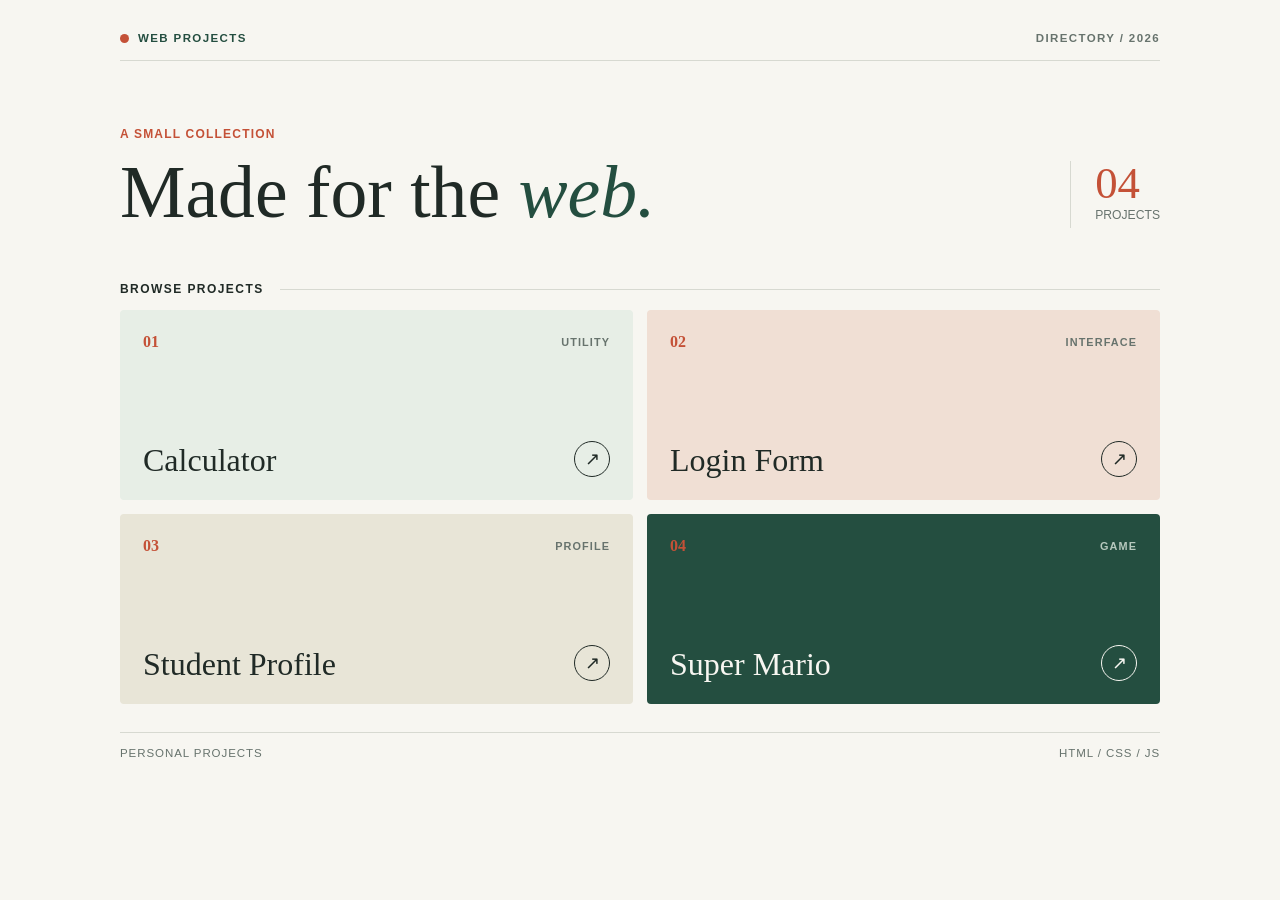
<file: index.html>
<!DOCTYPE html>
<html lang="en">
<head>
    <meta charset="UTF-8">
    <meta name="viewport" content="width=device-width, initial-scale=1.0">
    <meta name="theme-color" content="#f7f6f1">
    <title>Project Directory</title>
    <style>
        :root {
            color-scheme: light;
            --ink: #202a26;
            --muted: #67736d;
            --paper: #f7f6f1;
            --line: #d7d9d1;
            --green: #244e40;
            --coral: #c45137;
        }

        * {
            box-sizing: border-box;
        }

        body {
            min-height: 100vh;
            margin: 0;
            color: var(--ink);
            background: var(--paper);
            font-family: "Trebuchet MS", "Segoe UI", sans-serif;
        }

        main {
            width: min(100% - 48px, 1040px);
            margin: 0 auto;
            padding: 32px 0 40px;
        }

        .masthead {
            display: flex;
            align-items: center;
            justify-content: space-between;
            padding-bottom: 16px;
            border-bottom: 1px solid var(--line);
            color: var(--muted);
            font-size: 0.72rem;
            font-weight: 700;
            letter-spacing: 0.12em;
            text-transform: uppercase;
        }

        .masthead-mark {
            display: inline-flex;
            align-items: center;
            gap: 9px;
            color: var(--green);
        }

        .masthead-mark::before {
            width: 9px;
            height: 9px;
            border-radius: 50%;
            background: var(--coral);
            content: "";
        }

        .hero {
            display: flex;
            align-items: flex-end;
            justify-content: space-between;
            gap: 32px;
            padding: 66px 0 54px;
            animation: arrive 600ms ease-out both;
        }

        .eyebrow {
            margin: 0 0 15px;
            color: var(--coral);
            font-size: 0.75rem;
            font-weight: 700;
            letter-spacing: 0.1em;
            text-transform: uppercase;
        }

        h1 {
            max-width: 680px;
            margin: 0;
            font-family: Georgia, "Times New Roman", serif;
            font-size: 4.6rem;
            font-weight: 400;
            line-height: 0.98;
        }

        h1 em {
            color: var(--green);
            font-weight: 400;
        }

        .total {
            flex: 0 0 auto;
            padding: 0 0 4px 24px;
            border-left: 1px solid var(--line);
            color: var(--muted);
            font-size: 0.76rem;
            line-height: 1.5;
            text-transform: uppercase;
        }

        .total strong {
            display: block;
            color: var(--coral);
            font-family: Georgia, "Times New Roman", serif;
            font-size: 2.8rem;
            font-weight: 400;
            line-height: 1;
        }

        .section-heading {
            display: flex;
            align-items: center;
            justify-content: space-between;
            gap: 16px;
            margin-bottom: 14px;
        }

        h2 {
            margin: 0;
            font-size: 0.75rem;
            letter-spacing: 0.12em;
            text-transform: uppercase;
        }

        .section-rule {
            flex: 1;
            height: 1px;
            background: var(--line);
        }

        ol {
            display: grid;
            grid-template-columns: repeat(2, minmax(0, 1fr));
            gap: 14px;
            margin: 0;
            padding: 0;
            list-style: none;
        }

        li {
            min-width: 0;
            animation: arrive 500ms ease-out both;
        }

        li:nth-child(2) { animation-delay: 70ms; }
        li:nth-child(3) { animation-delay: 140ms; }
        li:nth-child(4) { animation-delay: 210ms; }

        li a {
            position: relative;
            display: flex;
            min-height: 190px;
            flex-direction: column;
            justify-content: space-between;
            overflow: hidden;
            padding: 22px;
            border: 1px solid transparent;
            border-radius: 4px;
            color: var(--ink);
            background: #e7eee6;
            text-decoration: none;
            transition: transform 180ms ease, box-shadow 180ms ease;
        }

        li:nth-child(2) a { background: #f0dfd4; }
        li:nth-child(3) a { background: #e8e5d7; }
        li:nth-child(4) a {
            color: #f7f6f1;
            background: var(--green);
        }

        li a:hover {
            transform: translateY(-3px);
            box-shadow: 0 10px 24px #202a261a;
        }

        li a:focus-visible {
            outline: 3px solid var(--coral);
            outline-offset: 3px;
        }

        .card-meta {
            display: flex;
            align-items: center;
            justify-content: space-between;
            gap: 12px;
            color: var(--muted);
            font-size: 0.68rem;
            font-weight: 700;
            letter-spacing: 0.1em;
            text-transform: uppercase;
        }

        li:nth-child(4) .card-meta { color: #b6c8bd; }

        .number {
            color: var(--coral);
            font-family: Georgia, "Times New Roman", serif;
            font-size: 1rem;
            letter-spacing: 0;
        }

        .card-bottom {
            display: flex;
            align-items: flex-end;
            justify-content: space-between;
            gap: 12px;
        }

        .project-name {
            margin: 0;
            font-family: Georgia, "Times New Roman", serif;
            font-size: 2rem;
            font-weight: 400;
            line-height: 1.05;
        }

        .arrow {
            display: grid;
            width: 36px;
            height: 36px;
            flex: 0 0 auto;
            place-items: center;
            border: 1px solid currentColor;
            border-radius: 50%;
            font-size: 1.1rem;
            transition: color 180ms ease, background 180ms ease, transform 180ms ease;
        }

        li a:hover .arrow {
            transform: rotate(45deg);
            color: var(--paper);
            background: var(--ink);
        }

        li:nth-child(4) a:hover .arrow {
            color: var(--green);
            background: var(--paper);
        }

        footer {
            display: flex;
            justify-content: space-between;
            gap: 16px;
            margin-top: 28px;
            padding-top: 14px;
            border-top: 1px solid var(--line);
            color: var(--muted);
            font-size: 0.72rem;
            letter-spacing: 0.08em;
            text-transform: uppercase;
        }

        @keyframes arrive {
            from { opacity: 0; transform: translateY(12px); }
            to { opacity: 1; transform: translateY(0); }
        }

        @media (max-width: 640px) {
            main {
                width: min(100% - 32px, 500px);
                padding-top: 22px;
            }

            .hero {
                align-items: flex-start;
                padding: 50px 0 38px;
            }

            h1 { font-size: 3.3rem; }

            .total {
                padding-left: 14px;
                font-size: 0.64rem;
            }

            .total strong { font-size: 2.2rem; }

            ol { gap: 10px; }

            li a {
                min-height: 160px;
                padding: 16px;
            }

            .project-name { font-size: 1.55rem; }

            .arrow {
                width: 30px;
                height: 30px;
            }
        }

        @media (max-width: 420px) {
            .hero { gap: 14px; }

            h1 { font-size: 2.65rem; }

            .total { padding-left: 10px; }

            ol { grid-template-columns: 1fr; }

            li a { min-height: 138px; }

            .project-name { font-size: 1.8rem; }
        }

        @media (prefers-reduced-motion: reduce) {
            *, *::before, *::after {
                animation-duration: 0.01ms !important;
                animation-iteration-count: 1 !important;
                scroll-behavior: auto !important;
                transition-duration: 0.01ms !important;
            }
        }
    </style>
</head>
<body>
    <main>
        <header class="masthead">
            <span class="masthead-mark">Web projects</span>
            <span>Directory / 2026</span>
        </header>

        <section class="hero" aria-labelledby="page-title">
            <div>
                <p class="eyebrow">A small collection</p>
                <h1 id="page-title">Made for the <em>web.</em></h1>
            </div>
            <div class="total"><strong>04</strong>projects</div>
        </section>

        <section aria-labelledby="directory-title">
            <div class="section-heading">
                <h2 id="directory-title">Browse projects</h2>
                <span class="section-rule" aria-hidden="true"></span>
            </div>
            <ol>
                <li>
                    <a href="calculator/index.html">
                        <span class="card-meta"><span class="number">01</span><span>Utility</span></span>
                        <span class="card-bottom"><span class="project-name">Calculator</span>
                        <span class="arrow" aria-hidden="true">&#8599;</span>
                        </span>
                    </a>
                </li>
                <li>
                    <a href="login/index.html">
                        <span class="card-meta"><span class="number">02</span><span>Interface</span></span>
                        <span class="card-bottom"><span class="project-name">Login Form</span>
                        <span class="arrow" aria-hidden="true">&#8599;</span>
                        </span>
                    </a>
                </li>
                <li>
                    <a href="student_profile.html">
                        <span class="card-meta"><span class="number">03</span><span>Profile</span></span>
                        <span class="card-bottom"><span class="project-name">Student Profile</span>
                        <span class="arrow" aria-hidden="true">&#8599;</span>
                        </span>
                    </a>
                </li>
                <li>
                    <a href="super_mario.html">
                        <span class="card-meta"><span class="number">04</span><span>Game</span></span>
                        <span class="card-bottom"><span class="project-name">Super Mario</span>
                        <span class="arrow" aria-hidden="true">&#8599;</span>
                        </span>
                    </a>
                </li>
            </ol>
        </section>

        <footer><span>Personal projects</span><span>HTML / CSS / JS</span></footer>
    </main>
</body>
</html>
</file>
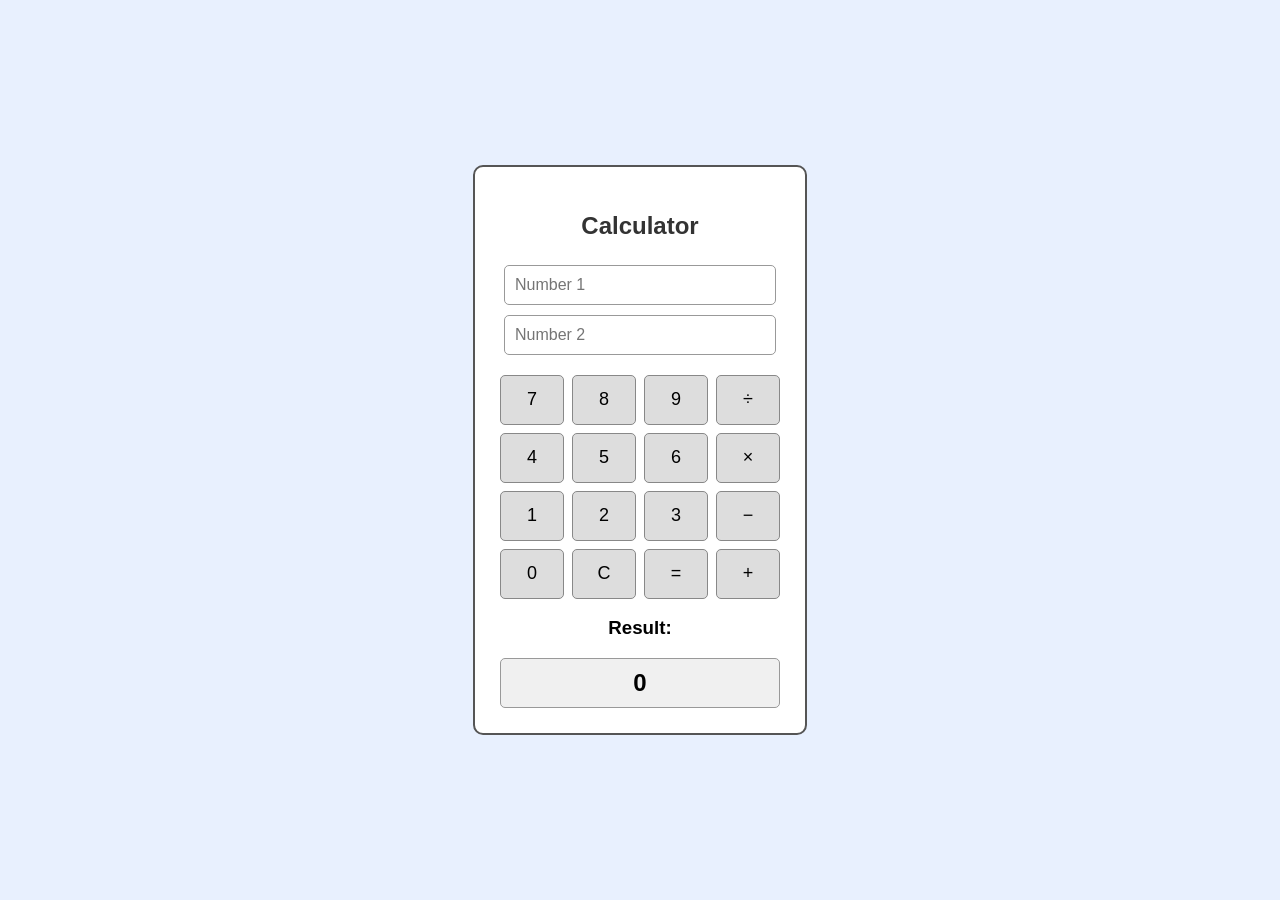
<file: calculator/index.html>
<!DOCTYPE html>
<html>
<head>
    <title>Simple Calculator</title>
    <link rel="stylesheet" href="style.css">
</head>

<body>

<div class="calculator">

    <h2>Calculator</h2>

    <input type="number" id="num1" placeholder="Number 1">
    <input type="number" id="num2" placeholder="Number 2">

    <div class="buttons">

        <button onclick="addNumber('7')">7</button>
        <button onclick="addNumber('8')">8</button>
        <button onclick="addNumber('9')">9</button>
        <button onclick="setOperator('/')">÷</button>

        <button onclick="addNumber('4')">4</button>
        <button onclick="addNumber('5')">5</button>
        <button onclick="addNumber('6')">6</button>
        <button onclick="setOperator('*')">×</button>

        <button onclick="addNumber('1')">1</button>
        <button onclick="addNumber('2')">2</button>
        <button onclick="addNumber('3')">3</button>
        <button onclick="setOperator('-')">−</button>

        <button onclick="addNumber('0')">0</button>
        <button onclick="clearCalculator()">C</button>
        <button onclick="calculateResult()">=</button>
        <button onclick="setOperator('+')">+</button>

    </div>

    <h3>Result:</h3>
    <div id="result">0</div>

</div>

<script>

let currentInput = "num1";
let operator = "";

function addNumber(number) {
    let input = document.getElementById(currentInput);

    input.value += number;
}

function setOperator(op) {
    operator = op;
    currentInput = "num2";
}

function calculateResult() {

    let num1 = Number(document.getElementById("num1").value);
    let num2 = Number(document.getElementById("num2").value);

    let result;

    if (operator === "+") {
        result = num1 + num2;
    }
    else if (operator === "-") {
        result = num1 - num2;
    }
    else if (operator === "*") {
        result = num1 * num2;
    }
    else if (operator === "/") {
        result = num2 === 0 ? "Cannot divide by 0" : num1 / num2;
    }
    else {
        result = "Choose an operator";
    }

    document.getElementById("result").textContent = result;
}

function clearCalculator() {

    document.getElementById("num1").value = "";
    document.getElementById("num2").value = "";

    document.getElementById("result").textContent = "0";

    currentInput = "num1";
    operator = "";
}

</script>

</body>
</html>
</file>
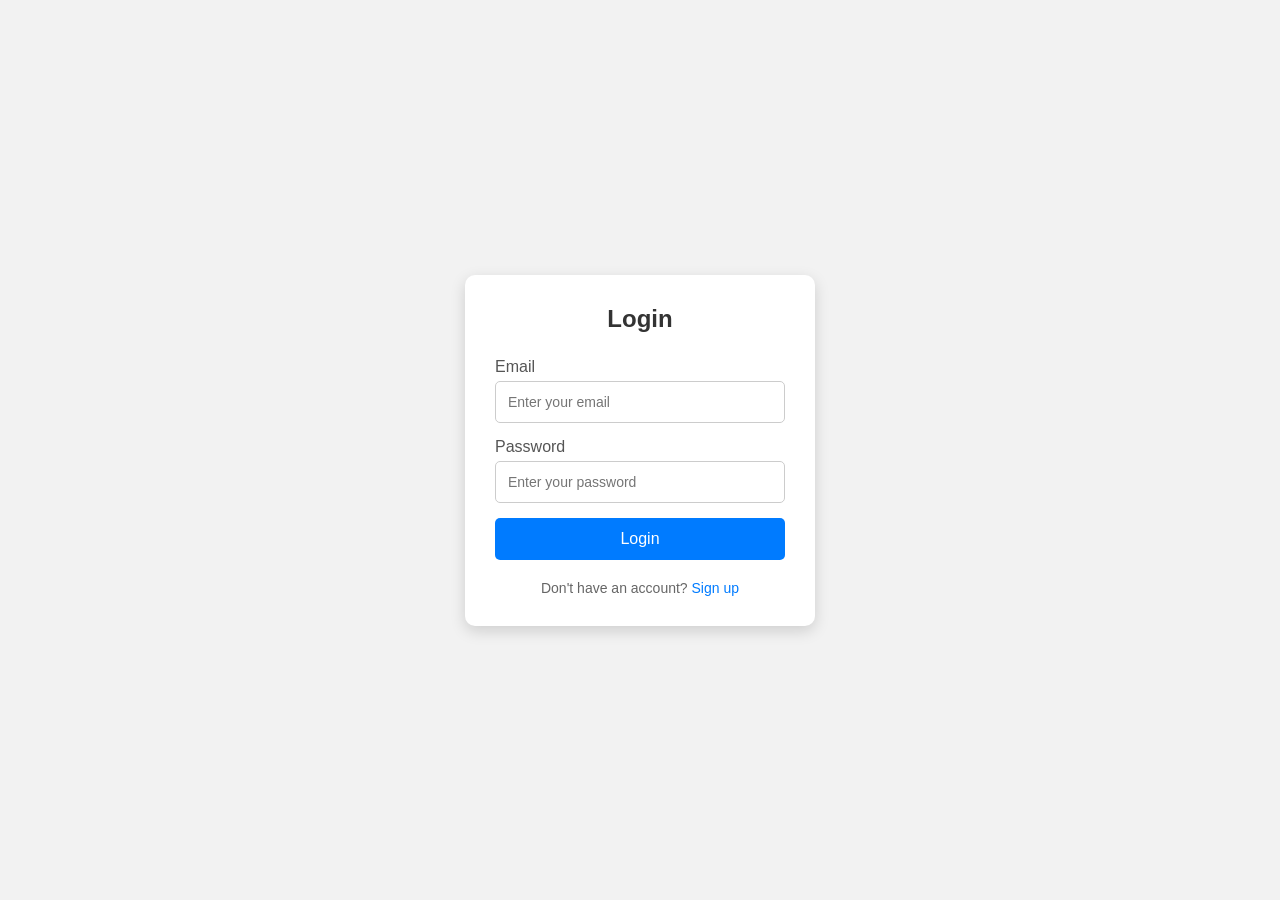
<file: login/index.html>
<!DOCTYPE html>
<html lang="en">
<head>
    <meta charset="UTF-8">
    <meta name="viewport" content="width=device-width, initial-scale=1.0">
    <title>Login Form</title>
    <link rel="stylesheet" href="style.css">
</head>
<body>

    <div class="login-container">
        <form class="login-form">
            <h2>Login</h2>

            <label for="email">Email</label>
            <input type="email" id="email" placeholder="Enter your email" required>

            <label for="password">Password</label>
            <input type="password" id="password" placeholder="Enter your password" required>

            <button type="submit">Login</button>

            <p>Don't have an account? <a href="#">Sign up</a></p>
        </form>
    </div>

</body>
</html>
</file>
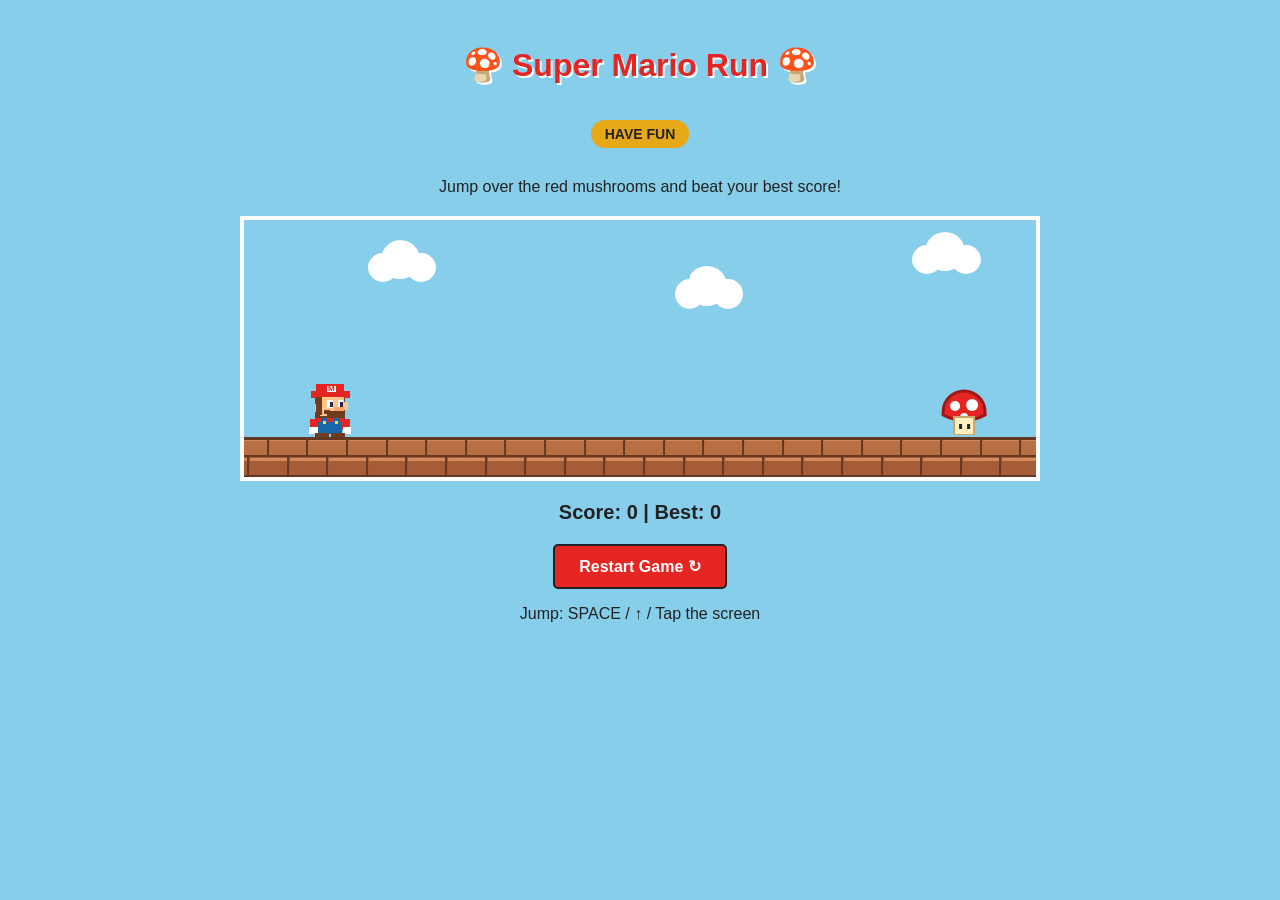
<file: super_mario.html>
<!DOCTYPE html>
<html lang="en">
<head>
  <meta charset="UTF-8">
  <meta name="viewport" content="width=device-width, initial-scale=1.0">
  <title>Super Mario Run - Medium Mode</title>

  <style>
    * {
      box-sizing: border-box;
    }

    body {
      margin: 0;
      padding: 25px 10px;
      text-align: center;
      font-family: Arial, sans-serif;
      background: #87CEEB;
      color: #222;
    }

    h1 {
      color: #E52521;
      text-shadow: 2px 2px white;
    }

    .difficulty {
      display: inline-block;
      padding: 6px 14px;
      border-radius: 20px;
      background: #E6A817;
      color: #222;
      font-weight: bold;
      font-size: 14px;
    }

    canvas {
      display: block;
      width: 100%;
      max-width: 800px;
      height: auto;
      margin: 20px auto;
      border: 4px solid white;
      background: #87CEEB;
      image-rendering: pixelated;
      touch-action: manipulation;
    }

    button {
      padding: 11px 24px;
      border: 2px solid #222;
      border-radius: 5px;
      background: #E52521;
      color: white;
      font-size: 16px;
      font-weight: bold;
      cursor: pointer;
    }

    button:hover {
      background: #B91C1C;
    }

    #superMarioScore {
      font-size: 20px;
      font-weight: bold;
    }
  </style>
</head>

<body>
  <h1>🍄 Super Mario Run 🍄</h1>
  <p class="difficulty">HAVE FUN</p>
  <p>Jump over the red mushrooms and beat your best score!</p>

  <canvas id="superMarioCanvas" width="800" height="260"></canvas>

  <p id="superMarioScore">Score: 0 | Best: 0</p>
  <button id="restartButton">Restart Game ↻</button>

  <p>Jump: SPACE / ↑ / Tap the screen</p>

  <script>
    const canvas = document.getElementById("superMarioCanvas");
    const ctx = canvas.getContext("2d");
    const scoreDisplay = document.getElementById("superMarioScore");
    const restartButton = document.getElementById("restartButton");

    const WIDTH = canvas.width;
    const HEIGHT = canvas.height;
    const GROUND_Y = 220;
    const BRICK_WIDTH = 40;
    const BRICK_HEIGHT = 20;

    const START_SPEED = 5;
    const MAX_SPEED = 8;
    const SPEED_INCREASE = 0.035;
    const GRAVITY = 0.65;
    const JUMP_POWER = -12.5;

    let superMario;
    let warpPipes;
    let score;

    let bestScore =
      Number(localStorage.getItem("superMarioBest")) || 0;

    let gameSpeed;
    let groundOffset;
    let frameCount;
    let gameOver;
    let lastTime = 0;

    function restartGame() {
      superMario = {
        x: 65,
        y: GROUND_Y - 49,
        width: 42,
        height: 49,
        velocityY: 0,
        isJumping: false
      };

      warpPipes = [];
      score = 0;
      gameSpeed = START_SPEED;
      groundOffset = 0;
      frameCount = 0;
      gameOver = false;
      lastTime = 0;

      spawnWarpPipe(WIDTH + 240);
      updateScore();
    }

    function updateScore() {
      scoreDisplay.textContent =
        `Score: ${score} | Best: ${bestScore}`;
    }

    function drawSuperMario() {
      const x = superMario.x;
      const y = superMario.y;

      ctx.fillStyle = "#713B20";
      ctx.fillRect(x + 7, y + 8, 30, 29);

      ctx.fillStyle = "#E52521";
      ctx.fillRect(x + 8, y - 5, 28, 10);
      ctx.fillRect(x + 3, y + 2, 39, 7);

      ctx.fillStyle = "#FFFFFF";
      ctx.fillRect(x + 19, y - 3, 9, 6);

      ctx.fillStyle = "#E52521";
      ctx.font = "bold 8px Arial";
      ctx.fillText("M", x + 20, y + 2);

      ctx.fillStyle = "#FFC58A";
      ctx.fillRect(x + 12, y + 8, 24, 19);
      ctx.fillRect(x + 31, y + 13, 9, 8);
      ctx.fillRect(x + 7, y + 15, 7, 8);

      ctx.fillStyle = "#713B20";
      ctx.fillRect(x + 8, y + 8, 6, 18);

      ctx.fillStyle = "#FFFFFF";
      ctx.fillRect(x + 19, y + 11, 6, 8);
      ctx.fillRect(x + 30, y + 11, 5, 8);

      ctx.fillStyle = "#29234F";
      ctx.fillRect(x + 22, y + 13, 3, 5);
      ctx.fillRect(x + 32, y + 13, 3, 5);

      ctx.fillStyle = "#F2A66D";
      ctx.fillRect(x + 26, y + 18, 10, 7);

      ctx.fillStyle = "#713B20";
      ctx.fillRect(x + 19, y + 22, 17, 5);
      ctx.fillRect(x + 16, y + 21, 6, 4);

      ctx.fillStyle = "#E52521";
      ctx.fillRect(x + 8, y + 29, 28, 12);

      ctx.fillStyle = "#1769AA";
      ctx.fillRect(x + 10, y + 33, 24, 12);
      ctx.fillRect(x + 13, y + 29, 6, 9);
      ctx.fillRect(x + 26, y + 29, 6, 9);

      ctx.fillStyle = "#FFD447";
      ctx.fillRect(x + 15, y + 32, 3, 3);
      ctx.fillRect(x + 27, y + 32, 3, 3);

      ctx.fillStyle = "#E52521";
      ctx.fillRect(x + 2, y + 30, 8, 12);
      ctx.fillRect(x + 35, y + 30, 7, 12);

      ctx.fillStyle = "#FFFFFF";
      ctx.fillRect(x + 1, y + 38, 9, 7);
      ctx.fillRect(x + 35, y + 38, 8, 7);

      ctx.fillStyle = "#1769AA";
      ctx.fillRect(x + 11, y + 42, 9, 5);
      ctx.fillRect(x + 25, y + 42, 9, 5);

      ctx.fillStyle = "#713B20";
      ctx.fillRect(x + 7, y + 44, 14, 5);
      ctx.fillRect(x + 23, y + 44, 14, 5);
    }

    function spawnWarpPipe(x) {
      warpPipes.push({
        x: x,
        width: 44,
        height: 44,
        scored: false
      });
    }

    function drawWarpPipe(mushroom) {
      const x = mushroom.x;
      const y = GROUND_Y - mushroom.height;
      const w = mushroom.width;

      ctx.fillStyle = "#E52521";
      ctx.beginPath();
      ctx.arc(
        x + w / 2,
        y + 18,
        21,
        Math.PI,
        0
      );
      ctx.lineTo(x + w - 1, y + 21);
      ctx.quadraticCurveTo(
        x + w / 2,
        y + 32,
        x + 1,
        y + 21
      );
      ctx.closePath();
      ctx.fill();

      ctx.strokeStyle = "#9F1717";
      ctx.lineWidth = 3;
      ctx.stroke();

      ctx.fillStyle = "#FFFFFF";

      ctx.beginPath();
      ctx.arc(x + 13, y + 12, 5, 0, Math.PI * 2);
      ctx.fill();

      ctx.beginPath();
      ctx.arc(x + 30, y + 11, 6, 0, Math.PI * 2);
      ctx.fill();

      ctx.beginPath();
      ctx.arc(x + 22, y + 23, 4, 0, Math.PI * 2);
      ctx.fill();

      ctx.fillStyle = "#FFF0C2";
      ctx.fillRect(x + 12, y + 23, 20, 18);

      ctx.strokeStyle = "#C9A66B";
      ctx.lineWidth = 2;
      ctx.strokeRect(x + 12, y + 23, 20, 18);

      ctx.fillStyle = "#222222";
      ctx.fillRect(x + 17, y + 30, 3, 5);
      ctx.fillRect(x + 25, y + 30, 3, 5);
    }

    function drawBrickGround() {
      ctx.fillStyle = "#9B542F";
      ctx.fillRect(0, GROUND_Y, WIDTH, HEIGHT - GROUND_Y);

      for (let row = 0; row < 2; row++) {
        const brickY = GROUND_Y + row * BRICK_HEIGHT;
        const rowOffset =
          row % 2 === 0 ? 0 : BRICK_WIDTH / 2;

        for (let col = -2; col < 24; col++) {
          const brickX =
            col * BRICK_WIDTH + rowOffset - groundOffset;

          ctx.fillStyle =
            row % 2 === 0 ? "#B86F43" : "#A65D37";

          ctx.fillRect(
            brickX,
            brickY,
            BRICK_WIDTH,
            BRICK_HEIGHT
          );

          ctx.fillStyle = "#D18A58";
          ctx.fillRect(
            brickX + 1,
            brickY + 1,
            BRICK_WIDTH - 2,
            3
          );

          ctx.fillStyle = "#633820";
          ctx.fillRect(
            brickX,
            brickY + BRICK_HEIGHT - 2,
            BRICK_WIDTH,
            2
          );

          ctx.fillRect(
            brickX + BRICK_WIDTH - 2,
            brickY,
            2,
            BRICK_HEIGHT
          );
        }
      }

      ctx.fillStyle = "#633820";
      ctx.fillRect(0, GROUND_Y, WIDTH, 3);
    }

    function checkCollision(mushroom) {
      const marioLeft = superMario.x + 5;
      const marioRight =
        superMario.x + superMario.width - 5;
      const marioTop = superMario.y + 5;
      const marioBottom =
        superMario.y + superMario.height;

      const mushroomLeft = mushroom.x + 3;
      const mushroomRight =
        mushroom.x + mushroom.width - 3;
      const mushroomTop =
        GROUND_Y - mushroom.height + 3;

      return (
        marioRight > mushroomLeft &&
        marioLeft < mushroomRight &&
        marioBottom > mushroomTop &&
        marioTop < GROUND_Y
      );
    }

    function updateGame(delta) {
      if (gameOver) return;

      const step = Math.min(delta / 16.67, 2);

      frameCount += step;

      groundOffset =
        (groundOffset + gameSpeed * step) % BRICK_WIDTH;

      // Update Mario's jump and falling movement.
      superMario.velocityY += GRAVITY * step;
      superMario.y += superMario.velocityY * step;

      const floorY = GROUND_Y - superMario.height;

      if (superMario.y >= floorY) {
        superMario.y = floorY;
        superMario.velocityY = 0;
        superMario.isJumping = false;
      }

      // Move mushrooms toward Mario.
      for (const mushroom of warpPipes) {
        mushroom.x -= gameSpeed * step;
      }

      // Remove mushrooms that have left the screen.
      warpPipes = warpPipes.filter(
        mushroom => mushroom.x + mushroom.width + 10 > 0
      );

      // Spawn the next mushroom.
      if (
        warpPipes.length === 0 ||
        warpPipes[warpPipes.length - 1].x < WIDTH - 390
      ) {
        const lastMushroom = warpPipes[warpPipes.length - 1];

        if (!lastMushroom || lastMushroom.x < WIDTH - 430) {
          spawnWarpPipe(
            WIDTH + 100 + Math.random() * 120
          );
        }
      }

      // Check for collisions with mushrooms.
      for (const mushroom of warpPipes) {
        if (checkCollision(mushroom)) {
          gameOver = true;

          if (score > bestScore) {
            bestScore = score;
            localStorage.setItem("superMarioBest", bestScore);
          }

          updateScore();
          break;
        }
      }

      // ADD 1 POINT FOR EACH MUSHROOM SUCCESSFULLY PASSED.
      if (!gameOver) {
        for (const mushroom of warpPipes) {
          if (
            !mushroom.scored &&
            mushroom.x + mushroom.width < superMario.x
          ) {
            mushroom.scored = true;
            score += 1;

            // Increase game speed as the score grows.
            gameSpeed = Math.min(
              START_SPEED + score * SPEED_INCREASE,
              MAX_SPEED
            );

            updateScore();
          }
        }
      }
    }

    function drawGame() {
      ctx.clearRect(0, 0, WIDTH, HEIGHT);

      ctx.fillStyle = "#87CEEB";
      ctx.fillRect(0, 0, WIDTH, HEIGHT);

      drawCloud(140, 48);
      drawCloud(450, 75);
      drawCloud(690, 40);

      drawBrickGround();

      for (const mushroom of warpPipes) {
        drawWarpPipe(mushroom);
      }

      drawSuperMario();

      if (gameOver) {
        ctx.fillStyle = "rgba(255, 255, 255, 0.9)";
        ctx.fillRect(0, 0, WIDTH, GROUND_Y);

        ctx.textAlign = "center";
        ctx.fillStyle = "#E52521";
        ctx.font = "bold 34px Arial";
        ctx.fillText("GAME OVER!", WIDTH / 2, 100);

        ctx.fillStyle = "#222";
        ctx.font = "18px Arial";
        ctx.fillText(
          "Press SPACE or click Restart",
          WIDTH / 2,
          135
        );

        ctx.textAlign = "left";
      }
    }

    function drawCloud(x, y) {
      ctx.fillStyle = "#FFFFFF";
      ctx.beginPath();
      ctx.arc(x, y, 15, 0, Math.PI * 2);
      ctx.arc(x + 18, y - 8, 20, 0, Math.PI * 2);
      ctx.arc(x + 39, y, 15, 0, Math.PI * 2);
      ctx.fill();
    }

    function jumpSuperMario() {
      if (gameOver) {
        restartGame();
        return;
      }

      if (!superMario.isJumping) {
        superMario.velocityY = JUMP_POWER;
        superMario.isJumping = true;
      }
    }

    document.addEventListener("keydown", function(event) {
      if (
        event.code === "Space" ||
        event.code === "ArrowUp"
      ) {
        event.preventDefault();

        if (!event.repeat) {
          jumpSuperMario();
        }
      }
    });

    canvas.addEventListener("pointerdown", function() {
      jumpSuperMario();
    });

    restartButton.addEventListener("click", restartGame);

    function gameLoop(timestamp) {
      const delta = lastTime
        ? timestamp - lastTime
        : 16.67;

      lastTime = timestamp;

      updateGame(delta);
      drawGame();

      requestAnimationFrame(gameLoop);
    }

    restartGame();
    requestAnimationFrame(gameLoop);
  </script>
</body>
</html>
</file>
<file: calculator/style.css>
body {
    font-family: Arial, sans-serif;
    background-color: #e8f0fe;

    display: flex;
    justify-content: center;
    align-items: center;

    min-height: 100vh;
    margin: 0;
}

.calculator {
    width: 280px;
    padding: 25px;
    background-color: white;
    border: 2px solid #555;
    border-radius: 10px;
    text-align: center;
}

h2 {
    color: #333;
}

input {
    width: 250px;
    padding: 10px;
    margin: 5px 0;
    font-size: 16px;
    border: 1px solid #999;
    border-radius: 5px;
}

.buttons {
    display: grid;
    grid-template-columns: repeat(4, 1fr);
    gap: 8px;
    margin-top: 15px;
}

button {
    height: 50px;
    font-size: 18px;
    border: 1px solid #888;
    border-radius: 5px;
    background-color: #ddd;
    cursor: pointer;
}

button:hover {
    background-color: #bbb;
}

#result {
    padding: 10px;
    background-color: #f0f0f0;
    border: 1px solid #999;
    border-radius: 5px;
    font-size: 24px;
    font-weight: bold;
}
</file>
<file: login/style.css>
* {
    margin: 0;
    padding: 0;
    box-sizing: border-box;
}

body {
    font-family: Arial, sans-serif;
    background-color: #f2f2f2;
    display: flex;
    justify-content: center;
    align-items: center;
    height: 100vh;
}

.login-container {
    width: 350px;
    background-color: white;
    padding: 30px;
    border-radius: 10px;
    box-shadow: 0 5px 15px rgba(0, 0, 0, 0.15);
}

.login-form h2 {
    text-align: center;
    margin-bottom: 25px;
    color: #333;
}

.login-form label {
    display: block;
    margin-bottom: 5px;
    color: #555;
}

.login-form input {
    width: 100%;
    padding: 12px;
    margin-bottom: 15px;
    border: 1px solid #ccc;
    border-radius: 5px;
    font-size: 14px;
}

.login-form input:focus {
    outline: none;
    border-color: #007bff;
}

.login-form button {
    width: 100%;
    padding: 12px;
    background-color: #007bff;
    color: white;
    border: none;
    border-radius: 5px;
    font-size: 16px;
    cursor: pointer;
}

.login-form button:hover {
    background-color: #0056b3;
}

.login-form p {
    text-align: center;
    margin-top: 20px;
    color: #666;
    font-size: 14px;
}

.login-form a {
    color: #007bff;
    text-decoration: none;
}
</file>
